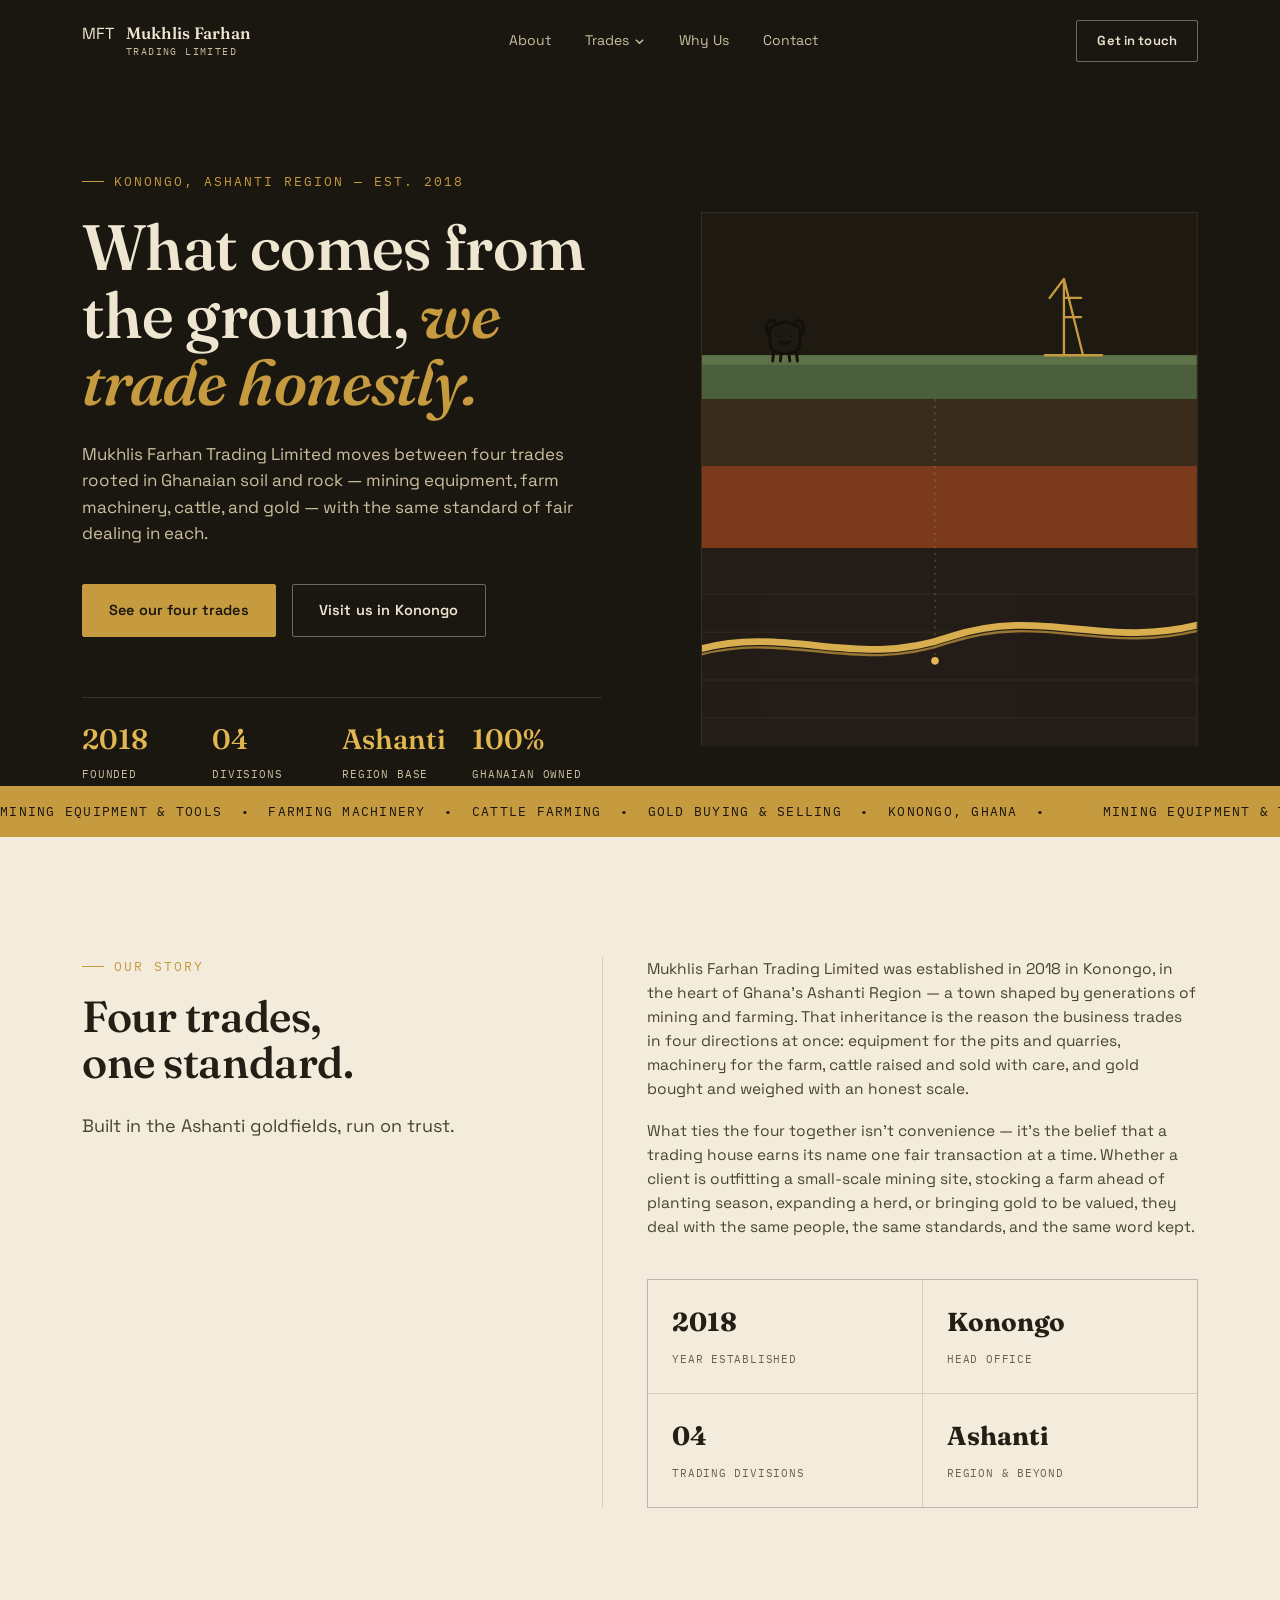
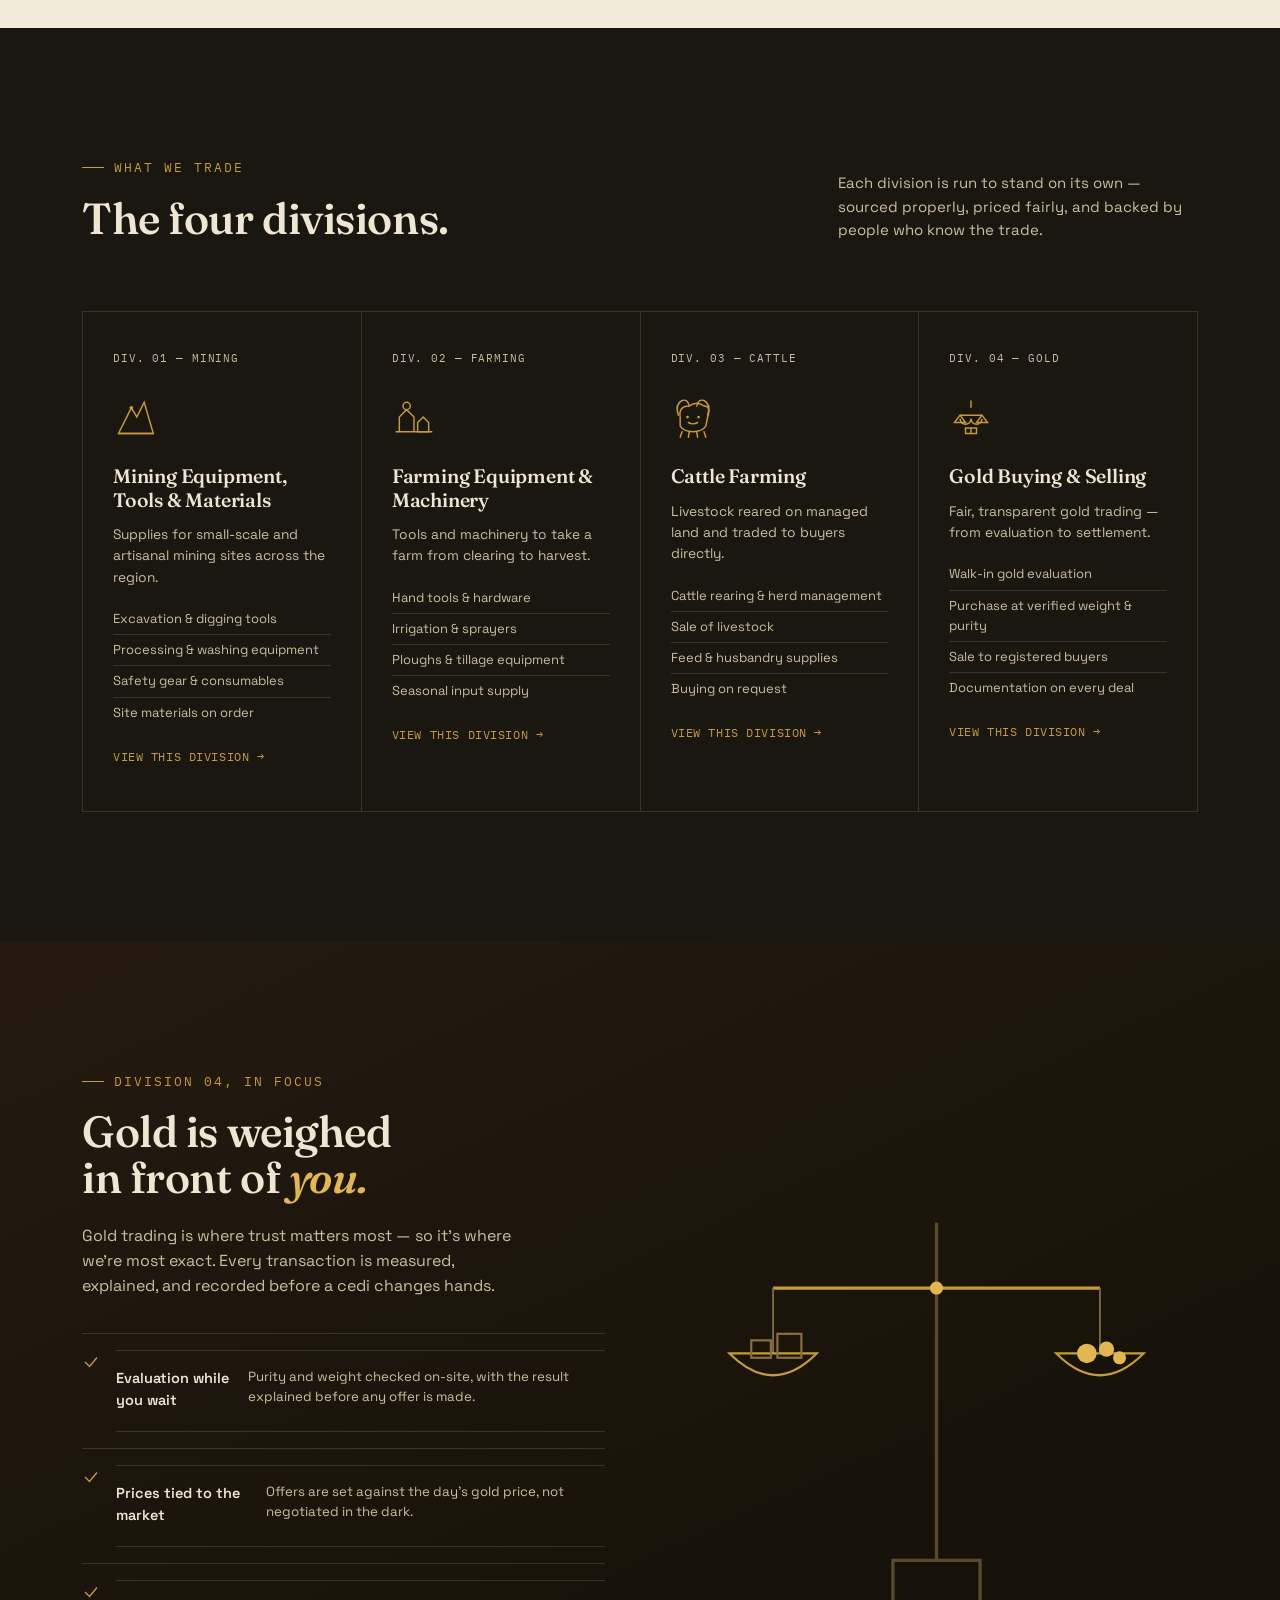
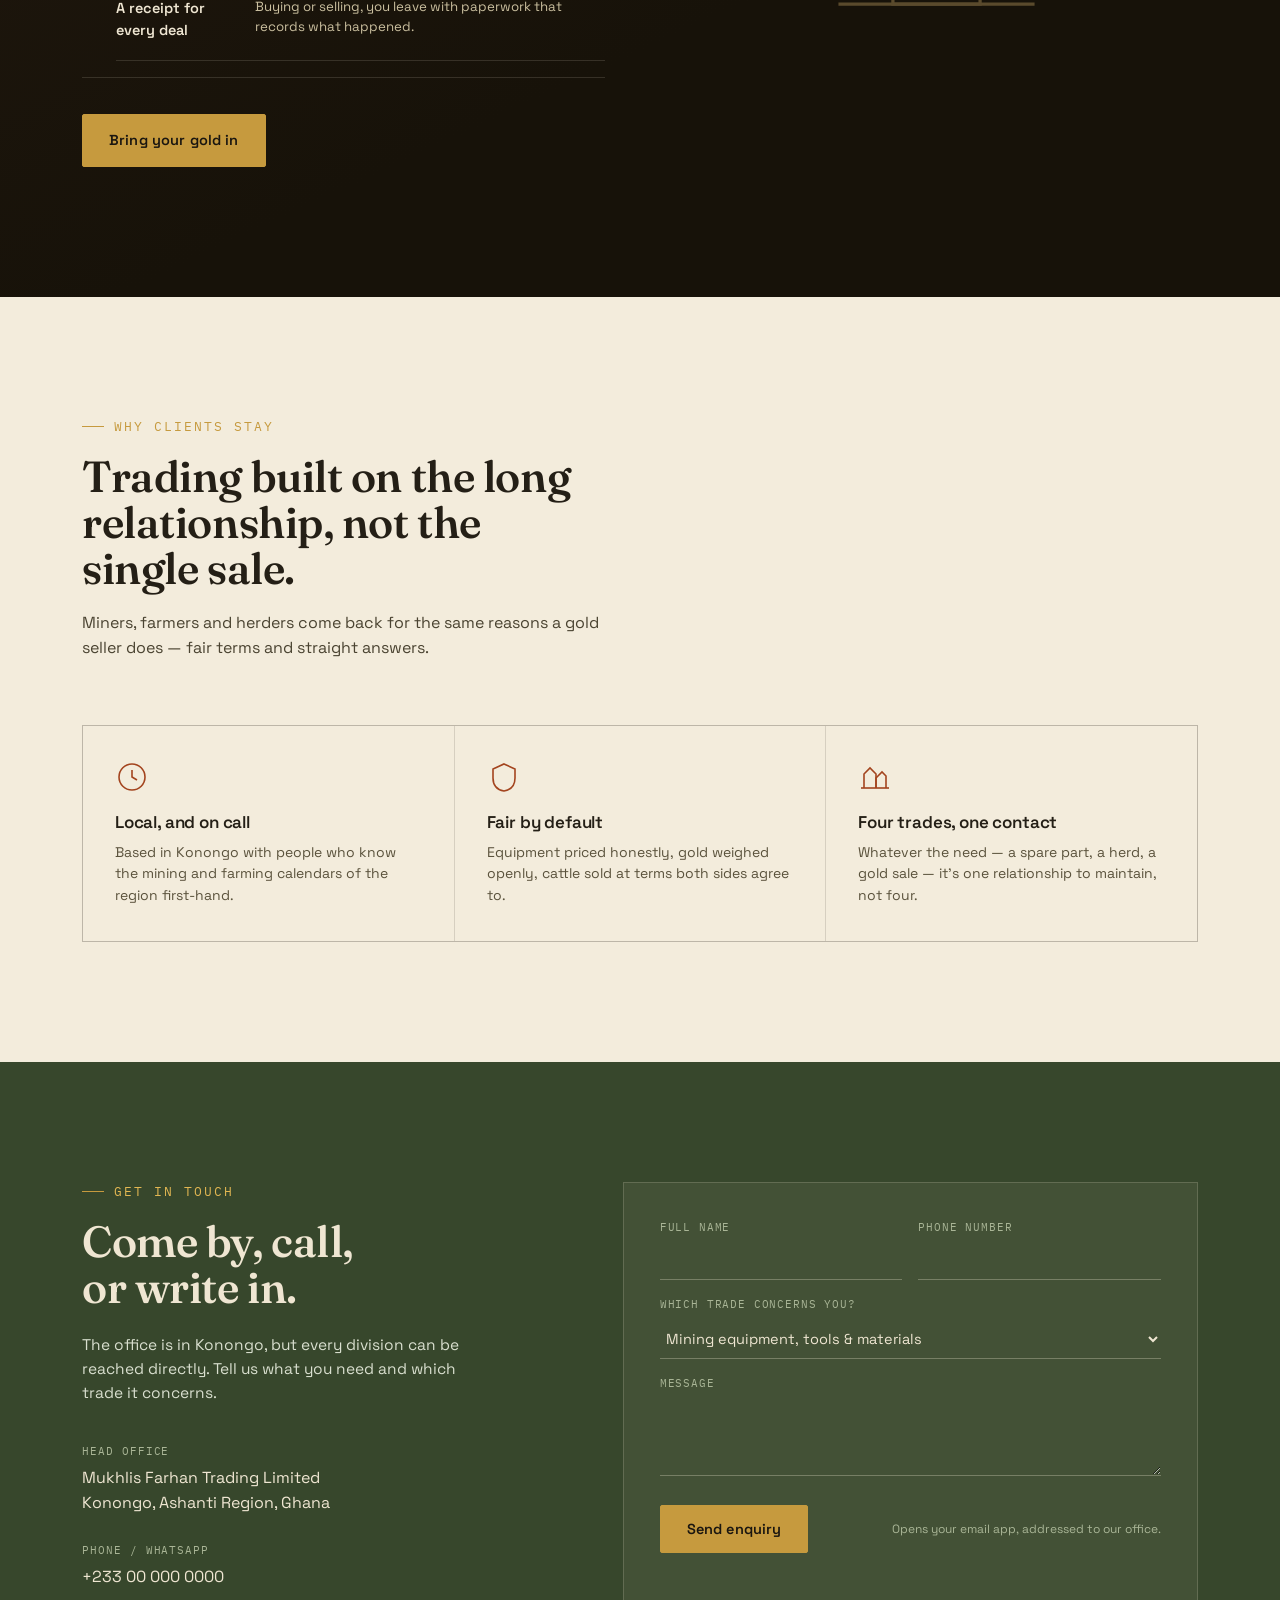
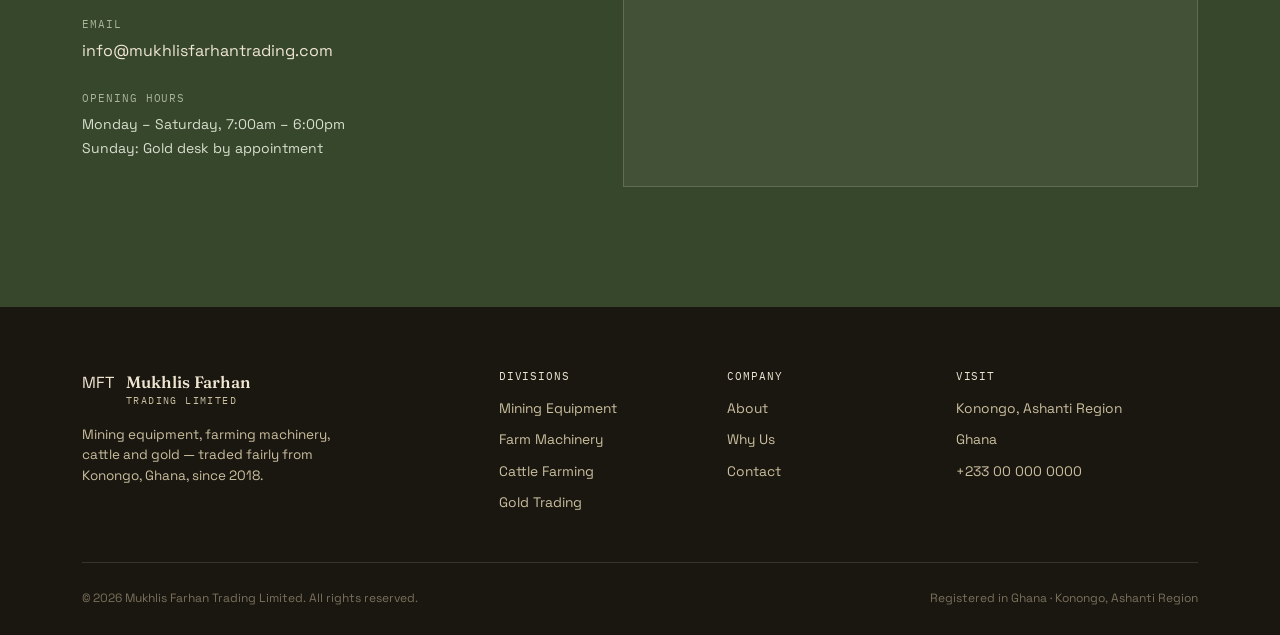
<file: index.html>
<!DOCTYPE html>
<html lang="en">
<head>
<meta charset="UTF-8">
<meta name="viewport" content="width=device-width, initial-scale=1.0">
<title>Mukhlis Farhan Trading Limited — Konongo, Ghana</title>
<meta name="description" content="Mukhlis Farhan Trading Limited: mining equipment, farming machinery, cattle farming and gold trading, based in Konongo, Ashanti Region, Ghana since 2018.">
<link rel="preconnect" href="https://fonts.googleapis.com">
<link rel="preconnect" href="https://fonts.gstatic.com" crossorigin>
<link href="https://fonts.googleapis.com/css2?family=Fraunces:opsz,wght@9..144,300;9..144,450;9..144,560;9..144,650&family=Space+Grotesk:wght@400;500;600;700&family=IBM+Plex+Mono:wght@400;500&display=swap" rel="stylesheet">
<link rel="stylesheet" href="styles.css">
</head>
<body>

<!-- ================= NAV ================= -->
<header class="site" id="siteHeader">
  <div class="wrap">
    <a href="index.html" class="brand">
      <div class="brand-mark">MFT</div>
      <div class="brand-name">Mukhlis Farhan<span>Trading Limited</span></div>
    </a>
    <nav class="links">
      <a href="about.html">About</a>
      <div class="nav-item">
        <a href="#services">Trades <svg viewBox="0 0 12 12" fill="none" stroke="currentColor" stroke-width="1.6"><path d="M2 4l4 4 4-4"/></svg></a>
        <div class="dropdown">
          <div class="dropdown-inner">
            <a href="mining-equipment.html">Mining Equipment</a>
            <a href="farm-machinery.html">Farm Machinery</a>
            <a href="cattle-farming.html">Cattle Farming</a>
            <a href="gold-trading.html">Gold Trading</a>
          </div>
        </div>
      </div>
      <a href="#why">Why Us</a>
      <a href="contact.html">Contact</a>
    </nav>
    <div class="cta">
      <a href="contact.html" class="btn btn-ghost" style="padding:10px 20px;font-size:13px;">Get in touch</a>
      <button class="menu-btn" id="menuBtn" aria-label="Toggle menu">
        <svg width="22" height="22" viewBox="0 0 24 24" fill="none" stroke="currentColor" stroke-width="1.6"><path d="M3 6h18M3 12h18M3 18h18"/></svg>
      </button>
    </div>
  </div>
  <div id="mobileMenu" style="display:none;background:var(--charcoal);border-top:1px solid var(--line);">
    <div class="wrap" style="display:flex;flex-direction:column;gap:0;padding-top:6px;padding-bottom:18px;">
      <a href="about.html" style="padding:12px 0;color:var(--cream);border-bottom:1px solid var(--line);">About</a>
      <a href="mining-equipment.html" style="padding:12px 0;color:var(--cream);border-bottom:1px solid var(--line);">Mining Equipment</a>
      <a href="farm-machinery.html" style="padding:12px 0;color:var(--cream);border-bottom:1px solid var(--line);">Farm Machinery</a>
      <a href="cattle-farming.html" style="padding:12px 0;color:var(--cream);border-bottom:1px solid var(--line);">Cattle Farming</a>
      <a href="gold-trading.html" style="padding:12px 0;color:var(--cream);border-bottom:1px solid var(--line);">Gold Trading</a>
      <a href="#why" style="padding:12px 0;color:var(--cream);border-bottom:1px solid var(--line);">Why Us</a>
      <a href="contact.html" style="padding:12px 0;color:var(--cream);">Contact</a>
    </div>
  </div>
</header>

<!-- ================= HERO ================= -->
<section class="hero" id="top">
  <div class="wrap">
    <div>
      <div class="eyebrow">Konongo, Ashanti Region — Est. 2018</div>
      <h1>What comes from<br>the ground, <em>we trade&nbsp;honestly.</em></h1>
      <p class="hero-sub">Mukhlis Farhan Trading Limited moves between four trades rooted in Ghanaian soil and rock — mining equipment, farm machinery, cattle, and gold — with the same standard of fair dealing in each.</p>
      <div class="hero-cta">
        <a href="#services" class="btn btn-solid">See our four trades</a>
        <a href="#contact" class="btn btn-ghost">Visit us in Konongo</a>
      </div>
      <div class="hero-stats">
        <div><b>2018</b><span>Founded</span></div>
        <div><b>04</b><span>Divisions</span></div>
        <div><b>Ashanti</b><span>Region Base</span></div>
        <div><b>100%</b><span>Ghanaian owned</span></div>
      </div>
    </div>
    <div class="strata-wrap">
      <!-- Signature graphic: cross-section of earth linking farming, mining and a gold seam -->
      <svg viewBox="0 0 520 560" xmlns="http://www.w3.org/2000/svg" role="img" aria-label="Cross-section illustration of earth layers showing topsoil, laterite, rock and a gold seam">
        <defs>
          <clipPath id="frame"><rect x="0" y="0" width="520" height="560" rx="2"/></clipPath>
        </defs>
        <g clip-path="url(#frame)">
          <rect width="520" height="560" fill="#161009"/>
          <!-- sky -->
          <rect x="0" y="0" width="520" height="150" fill="#1e1a12"/>
          <!-- topsoil / grass -->
          <rect x="0" y="150" width="520" height="46" fill="#4c5f3c"/>
          <rect x="0" y="150" width="520" height="10" fill="#5d7248"/>
          <!-- soil -->
          <rect x="0" y="196" width="520" height="70" fill="#3a2c1c"/>
          <!-- laterite red band -->
          <rect x="0" y="266" width="520" height="86" fill="#7c3a1c"/>
          <!-- rock -->
          <rect x="0" y="352" width="520" height="208" fill="#241d17"/>
          <!-- rock texture lines -->
          <g stroke="#332a20" stroke-width="1.5" opacity="0.7">
            <path d="M0 400 h520"/>
            <path d="M0 440 h520"/>
            <path d="M0 490 h520"/>
            <path d="M0 530 h520"/>
          </g>
          <!-- gold seam -->
          <path d="M-10 460 C 90 430, 160 480, 260 445 C 360 412, 420 460, 530 430" stroke="#e2b752" stroke-width="7" fill="none" opacity="0.95"/>
          <path d="M-10 466 C 90 436, 160 486, 260 451 C 360 418, 420 466, 530 436" stroke="#c69a3e" stroke-width="2.5" fill="none" opacity="0.7"/>
          <!-- cow silhouette on surface -->
          <g transform="translate(66,108)" fill="none" stroke="#141009" stroke-width="3" stroke-linecap="round" stroke-linejoin="round">
            <path d="M4 20 Q0 10 6 6 Q11 4 13 10"/>
            <path d="M40 20 Q44 10 38 6 Q33 4 31 10"/>
            <path d="M6 22 Q4 12 13 10 Q22 5 31 10 Q40 12 38 22 L37 34 Q34 40 22 40 Q10 40 7 34 Z"/>
            <circle cx="16" cy="22" r="1.4" fill="#141009" stroke="none"/>
            <circle cx="28" cy="22" r="1.4" fill="#141009" stroke="none"/>
            <path d="M17 28 q5 3 10 0"/>
            <line x1="10" y1="40" x2="9" y2="48"/>
            <line x1="34" y1="40" x2="35" y2="48"/>
            <line x1="18" y1="40" x2="17" y2="48"/>
            <line x1="26" y1="40" x2="27" y2="48"/>
          </g>
          <!-- drilling rig silhouette -->
          <g transform="translate(360,60)" stroke="#c69a3e" stroke-width="2.4" fill="none" stroke-linecap="round">
            <path d="M20 90 L20 10 L40 90"/>
            <path d="M0 90 L60 90"/>
            <path d="M20 10 L5 30"/>
            <path d="M20 30 L38 30"/>
            <path d="M20 50 L38 50"/>
          </g>
          <!-- vertical shaft line -->
          <line x1="245" y1="196" x2="245" y2="470" stroke="#c69a3e" stroke-width="1" stroke-dasharray="2 5" opacity="0.55"/>
          <circle cx="245" cy="470" r="4" fill="#e2b752"/>
        </g>
        <rect x="0.5" y="0.5" width="519" height="559" fill="none" stroke="#3a2f22" stroke-width="1"/>
      </svg>
    </div>
  </div>
</section>

<!-- ================= MARQUEE ================= -->
<div class="strip">
  <div class="strip-track">
    <span>MINING EQUIPMENT &amp; TOOLS &nbsp;•&nbsp; FARMING MACHINERY &nbsp;•&nbsp; CATTLE FARMING &nbsp;•&nbsp; GOLD BUYING &amp; SELLING &nbsp;•&nbsp; KONONGO, GHANA &nbsp;•&nbsp;</span>
    <span>MINING EQUIPMENT &amp; TOOLS &nbsp;•&nbsp; FARMING MACHINERY &nbsp;•&nbsp; CATTLE FARMING &nbsp;•&nbsp; GOLD BUYING &amp; SELLING &nbsp;•&nbsp; KONONGO, GHANA &nbsp;•&nbsp;</span>
  </div>
</div>

<!-- ================= ABOUT ================= -->
<section class="about" id="about">
  <div class="wrap">
    <div class="reveal">
      <div class="eyebrow">Our story</div>
      <h2>Four trades,<br>one standard.</h2>
      <p class="about-lead">Built in the Ashanti goldfields, run on trust.</p>
    </div>
    <div class="about-body reveal">
      <p>Mukhlis Farhan Trading Limited was established in 2018 in Konongo, in the heart of Ghana's Ashanti Region — a town shaped by generations of mining and farming. That inheritance is the reason the business trades in four directions at once: equipment for the pits and quarries, machinery for the farm, cattle raised and sold with care, and gold bought and weighed with an honest scale.</p>
      <p>What ties the four together isn't convenience — it's the belief that a trading house earns its name one fair transaction at a time. Whether a client is outfitting a small-scale mining site, stocking a farm ahead of planting season, expanding a herd, or bringing gold to be valued, they deal with the same people, the same standards, and the same word kept.</p>
      <div class="about-figures">
        <div><b>2018</b><span>Year established</span></div>
        <div><b>Konongo</b><span>Head office</span></div>
        <div><b>04</b><span>Trading divisions</span></div>
        <div><b>Ashanti</b><span>Region &amp; beyond</span></div>
      </div>
    </div>
  </div>
</section>

<!-- ================= SERVICES / DIVISIONS ================= -->
<section class="services" id="services">
  <div class="wrap">
    <div class="services-head reveal">
      <div>
        <div class="eyebrow">What we trade</div>
        <h2>The four divisions.</h2>
      </div>
      <p>Each division is run to stand on its own — sourced properly, priced fairly, and backed by people who know the trade.</p>
    </div>
    <div class="divisions reveal">

      <div class="division">
        <div class="code">DIV. 01 — MINING</div>
        <div class="icon">
          <svg viewBox="0 0 48 48" fill="none" stroke="currentColor" stroke-width="1.6"><path d="M6 42 L20 14 L26 24 L34 8 L44 42 Z"/><path d="M6 42 L44 42"/><circle cx="20" cy="14" r="2" fill="currentColor" stroke="none"/></svg>
        </div>
        <h3>Mining Equipment, Tools &amp; Materials</h3>
        <p>Supplies for small-scale and artisanal mining sites across the region.</p>
        <ul>
          <li>Excavation &amp; digging tools</li>
          <li>Processing &amp; washing equipment</li>
          <li>Safety gear &amp; consumables</li>
          <li>Site materials on order</li>
        </ul>
        <a href="mining-equipment.html" class="division-link">View this division →</a>
      </div>

      <div class="division">
        <div class="code">DIV. 02 — FARMING</div>
        <div class="icon">
          <svg viewBox="0 0 48 48" fill="none" stroke="currentColor" stroke-width="1.6"><path d="M8 40 L8 24 L16 16 L24 24 L24 40"/><circle cx="16" cy="12" r="4"/><path d="M28 40 L40 40 L40 30 L34 24 L28 30 Z"/><path d="M4 40 L44 40"/></svg>
        </div>
        <h3>Farming Equipment &amp; Machinery</h3>
        <p>Tools and machinery to take a farm from clearing to harvest.</p>
        <ul>
          <li>Hand tools &amp; hardware</li>
          <li>Irrigation &amp; sprayers</li>
          <li>Ploughs &amp; tillage equipment</li>
          <li>Seasonal input supply</li>
        </ul>
        <a href="farm-machinery.html" class="division-link">View this division →</a>
      </div>

      <div class="division">
        <div class="code">DIV. 03 — CATTLE</div>
        <div class="icon">
          <svg viewBox="0 0 48 48" fill="none" stroke="currentColor" stroke-width="1.6" stroke-linecap="round" stroke-linejoin="round"><path d="M8 22 Q4 10 12 6 Q18 4 20 12"/><path d="M40 22 Q44 10 36 6 Q30 4 28 12"/><path d="M10 24 Q8 12 20 12 Q28 6 36 12 Q44 12 40 24 L38 34 Q34 40 24 40 Q14 40 10 34 Z"/><circle cx="18" cy="24" r="1.5" fill="currentColor" stroke="none"/><circle cx="30" cy="24" r="1.5" fill="currentColor" stroke="none"/><path d="M19 30 q5 3 10 0"/><path d="M12 40 L10 46 M36 40 L38 46 M20 40 L19 46 M28 40 L29 46"/></svg>
        </div>
        <h3>Cattle Farming</h3>
        <p>Livestock reared on managed land and traded to buyers directly.</p>
        <ul>
          <li>Cattle rearing &amp; herd management</li>
          <li>Sale of livestock</li>
          <li>Feed &amp; husbandry supplies</li>
          <li>Buying on request</li>
        </ul>
        <a href="cattle-farming.html" class="division-link">View this division →</a>
      </div>

      <div class="division">
        <div class="code">DIV. 04 — GOLD</div>
        <div class="icon">
          <svg viewBox="0 0 48 48" fill="none" stroke="currentColor" stroke-width="1.6"><path d="M24 6 L24 14 M12 22 L36 22 M24 22 L24 22"/><path d="M12 22 L6 30 L18 30 Z"/><path d="M36 22 L30 30 L42 30 Z"/><path d="M12 26 A6 6 0 0 0 24 26"/><path d="M36 26 A6 6 0 0 1 24 26"/><rect x="18" y="36" width="12" height="6"/><path d="M24 42 L24 36"/></svg>
        </div>
        <h3>Gold Buying &amp; Selling</h3>
        <p>Fair, transparent gold trading — from evaluation to settlement.</p>
        <ul>
          <li>Walk-in gold evaluation</li>
          <li>Purchase at verified weight &amp; purity</li>
          <li>Sale to registered buyers</li>
          <li>Documentation on every deal</li>
        </ul>
        <a href="gold-trading.html" class="division-link">View this division →</a>
      </div>

    </div>
  </div>
</section>

<!-- ================= GOLD SPOTLIGHT ================= -->
<section class="gold-spot" id="gold">
  <div class="wrap">
    <div class="reveal">
      <div class="eyebrow">Division 04, in focus</div>
      <h2>Gold is weighed<br>in front of <em>you.</em></h2>
      <p class="lead">Gold trading is where trust matters most — so it's where we're most exact. Every transaction is measured, explained, and recorded before a cedi changes hands.</p>
      <div class="gold-checks">
        <div>
          <svg viewBox="0 0 24 24" fill="none" stroke="currentColor" stroke-width="1.8"><path d="M4 12 L10 18 L20 6"/></svg>
          <div><b>Evaluation while you wait</b><span>Purity and weight checked on-site, with the result explained before any offer is made.</span></div>
        </div>
        <div>
          <svg viewBox="0 0 24 24" fill="none" stroke="currentColor" stroke-width="1.8"><path d="M4 12 L10 18 L20 6"/></svg>
          <div><b>Prices tied to the market</b><span>Offers are set against the day's gold price, not negotiated in the dark.</span></div>
        </div>
        <div>
          <svg viewBox="0 0 24 24" fill="none" stroke="currentColor" stroke-width="1.8"><path d="M4 12 L10 18 L20 6"/></svg>
          <div><b>A receipt for every deal</b><span>Buying or selling, you leave with paperwork that records what happened.</span></div>
        </div>
      </div>
      <a href="#contact" class="btn btn-solid">Bring your gold in</a>
    </div>
    <div class="scale-graphic reveal">
      <svg viewBox="0 0 480 420" xmlns="http://www.w3.org/2000/svg" role="img" aria-label="Illustration of a balance scale weighing gold">
        <line x1="240" y1="30" x2="240" y2="340" stroke="#5a4a2c" stroke-width="3"/>
        <line x1="90" y1="90" x2="390" y2="90" stroke="#c69a3e" stroke-width="3"/>
        <circle cx="240" cy="90" r="6" fill="#e2b752"/>
        <line x1="90" y1="90" x2="90" y2="150" stroke="#8a6f3f" stroke-width="1.6"/>
        <line x1="390" y1="90" x2="390" y2="150" stroke="#8a6f3f" stroke-width="1.6"/>
        <path d="M50 150 Q90 190 130 150 Z" fill="none" stroke="#c69a3e" stroke-width="2"/>
        <path d="M350 150 Q390 190 430 150 Z" fill="none" stroke="#c69a3e" stroke-width="2"/>
        <!-- gold nuggets on right pan -->
        <g fill="#e2b752">
          <circle cx="378" cy="150" r="9"/>
          <circle cx="396" cy="146" r="7"/>
          <circle cx="408" cy="154" r="6"/>
        </g>
        <!-- weight stones on left pan -->
        <g fill="none" stroke="#8a6f3f" stroke-width="2">
          <rect x="70" y="138" width="18" height="16"/>
          <rect x="94" y="132" width="22" height="22"/>
        </g>
        <path d="M200 340 h80 v40 h-80 Z" fill="none" stroke="#5a4a2c" stroke-width="3"/>
        <line x1="150" y1="380" x2="330" y2="380" stroke="#5a4a2c" stroke-width="3"/>
      </svg>
    </div>
  </div>
</section>

<!-- ================= WHY ================= -->
<section class="why" id="why">
  <div class="wrap">
    <div class="why-head reveal">
      <div class="eyebrow">Why clients stay</div>
      <h2>Trading built on the long relationship, not the single sale.</h2>
      <p>Miners, farmers and herders come back for the same reasons a gold seller does — fair terms and straight answers.</p>
    </div>
    <div class="why-grid reveal">
      <div class="why-item">
        <div class="icon"><svg viewBox="0 0 34 34" fill="none" stroke="currentColor" stroke-width="1.6"><circle cx="17" cy="17" r="13"/><path d="M17 10 v7 l5 3"/></svg></div>
        <h3>Local, and on call</h3>
        <p>Based in Konongo with people who know the mining and farming calendars of the region first-hand.</p>
      </div>
      <div class="why-item">
        <div class="icon"><svg viewBox="0 0 34 34" fill="none" stroke="currentColor" stroke-width="1.6"><path d="M17 4 L28 9 v9 c0 8-5 12-11 13-6-1-11-5-11-13V9 Z"/></svg></div>
        <h3>Fair by default</h3>
        <p>Equipment priced honestly, gold weighed openly, cattle sold at terms both sides agree to.</p>
      </div>
      <div class="why-item">
        <div class="icon"><svg viewBox="0 0 34 34" fill="none" stroke="currentColor" stroke-width="1.6"><path d="M6 28 L6 14 L12 8 L18 14 L18 28"/><path d="M18 28 L18 18 L24 12 L28 16 L28 28"/><path d="M3 28 L31 28"/></svg></div>
        <h3>Four trades, one contact</h3>
        <p>Whatever the need — a spare part, a herd, a gold sale — it's one relationship to maintain, not four.</p>
      </div>
    </div>
  </div>
</section>

<!-- ================= CONTACT ================= -->
<section class="contact" id="contact">
  <div class="wrap">
    <div class="reveal">
      <div class="eyebrow" style="color:var(--gold-bright);">Get in touch</div>
      <h2>Come by, call,<br>or write in.</h2>
      <p class="lead">The office is in Konongo, but every division can be reached directly. Tell us what you need and which trade it concerns.</p>

      <div class="contact-block">
        <span class="label">Head office</span>
        <p>Mukhlis Farhan Trading Limited<br>Konongo, Ashanti Region, Ghana</p>
      </div>
      <div class="contact-block">
        <span class="label">Phone / WhatsApp</span>
        <a href="tel:+233000000000">+233 00 000 0000</a>
      </div>
      <div class="contact-block">
        <span class="label">Email</span>
        <a href="mailto:info@mukhlisfarhantrading.com">info@mukhlisfarhantrading.com</a>
      </div>
      <div class="contact-block hours">
        <span class="label">Opening hours</span>
        <p>Monday – Saturday, 7:00am – 6:00pm<br>Sunday: Gold desk by appointment</p>
      </div>
    </div>

    <form class="enquire reveal" id="enquireForm">
      <div class="row">
        <div>
          <label for="fname">Full name</label>
          <input id="fname" name="fname" type="text" required>
        </div>
        <div>
          <label for="fphone">Phone number</label>
          <input id="fphone" name="fphone" type="tel" required>
        </div>
      </div>
      <div class="full">
        <label for="fdiv">Which trade concerns you?</label>
        <select id="fdiv" name="fdiv">
          <option>Mining equipment, tools &amp; materials</option>
          <option>Farming equipment &amp; machinery</option>
          <option>Cattle farming</option>
          <option>Gold buying / selling</option>
          <option>Something else</option>
        </select>
      </div>
      <div class="full">
        <label for="fmsg">Message</label>
        <textarea id="fmsg" name="fmsg" required></textarea>
      </div>
      <div class="submit-row">
        <button type="submit" class="btn btn-solid">Send enquiry</button>
        <span class="form-note">Opens your email app, addressed to our office.</span>
      </div>
    </form>
  </div>
</section>

<!-- ================= FOOTER ================= -->
<footer>
  <div class="wrap">
    <div class="top">
      <div>
        <div class="brand" style="margin-bottom:0;">
          <div class="brand-mark">MFT</div>
          <div class="brand-name">Mukhlis Farhan<span style="color:var(--cream-dim);">Trading Limited</span></div>
        </div>
        <p class="tagline">Mining equipment, farming machinery, cattle and gold — traded fairly from Konongo, Ghana, since 2018.</p>
      </div>
      <div>
        <h4>Divisions</h4>
        <ul>
          <li><a href="mining-equipment.html">Mining Equipment</a></li>
          <li><a href="farm-machinery.html">Farm Machinery</a></li>
          <li><a href="cattle-farming.html">Cattle Farming</a></li>
          <li><a href="gold-trading.html">Gold Trading</a></li>
        </ul>
      </div>
      <div>
        <h4>Company</h4>
        <ul>
          <li><a href="about.html">About</a></li>
          <li><a href="#why">Why Us</a></li>
          <li><a href="contact.html">Contact</a></li>
        </ul>
      </div>
      <div>
        <h4>Visit</h4>
        <ul>
          <li>Konongo, Ashanti Region</li>
          <li>Ghana</li>
          <li><a href="tel:+233000000000">+233 00 000 0000</a></li>
        </ul>
      </div>
    </div>
    <div class="bottom-row">
      <span>© <span id="year"></span> Mukhlis Farhan Trading Limited. All rights reserved.</span>
      <span>Registered in Ghana · Konongo, Ashanti Region</span>
    </div>
  </div>
</footer>

<script src="main.js"></script>
</body>
</html>
</file>
<file: styles.css>
:root {
    --charcoal: #1a1610;
    --charcoal-2: #211c14;
    --parchment: #f3ecdc;
    --parchment-2: #ece2cb;
    --gold: #c69a3e;
    --gold-bright: #e2b752;
    --rust: #a3441e;
    --forest: #37472c;
    --forest-light: #4c5f3c;
    --ink: #241f16;
    --cream: #efe6d2;
    --cream-dim: #cabf9f;
    --line: rgba(239, 230, 210, 0.14);
    --line-dark: rgba(36, 31, 22, 0.14);
    --radius: 2px;
    --maxw: 1180px;
  }

  * {
    box-sizing: border-box;
  }

  html {
    scroll-behavior: smooth;
  }

  body {
    margin: 0;
    background: var(--parchment);
    color: var(--ink);
    font-family: 'Space Grotesk', sans-serif;
    font-size: 16px;
    line-height: 1.55;
    -webkit-font-smoothing: antialiased;
  }

  h1,
  h2,
  h3,
  h4 {
    font-family: 'Fraunces', serif;
    font-weight: 560;
    line-height: 1.05;
    margin: 0;
    letter-spacing: -0.01em;
  }

  p {
    margin: 0;
  }

  a {
    color: inherit;
    text-decoration: none;
  }

  img,
  svg {
    display: block;
    max-width: 100%;
  }

  .wrap {
    max-width: var(--maxw);
    margin: 0 auto;
    padding: 0 32px;
  }

  .eyebrow {
    font-family: 'IBM Plex Mono', monospace;
    font-size: 12.5px;
    letter-spacing: 0.16em;
    text-transform: uppercase;
    display: flex;
    align-items: center;
    gap: 10px;
    color: var(--gold);
  }

  .eyebrow::before {
    content: "";
    width: 22px;
    height: 1px;
    background: var(--gold);
  }

  .btn {
    display: inline-flex;
    align-items: center;
    gap: 10px;
    padding: 14px 26px;
    font-family: 'Space Grotesk', sans-serif;
    font-weight: 600;
    font-size: 14.5px;
    letter-spacing: 0.01em;
    border: 1px solid currentColor;
    border-radius: var(--radius);
    cursor: pointer;
    transition: transform .25s ease, background .25s ease, color .25s ease;
  }

  .btn-solid {
    background: var(--gold);
    border-color: var(--gold);
    color: var(--charcoal);
  }

  .btn-solid:hover {
    background: var(--gold-bright);
    border-color: var(--gold-bright);
    transform: translateY(-2px);
  }

  .btn-ghost {
    background: transparent;
    color: var(--cream);
    border-color: rgba(239, 230, 210, 0.4);
  }

  .btn-ghost:hover {
    border-color: var(--cream);
    transform: translateY(-2px);
  }

  .btn-ghost-dark {
    background: transparent;
    color: var(--ink);
    border-color: rgba(36, 31, 22, 0.35);
  }

  .btn-ghost-dark:hover {
    border-color: var(--ink);
    transform: translateY(-2px);
  }

  section {
    position: relative;
  }

  ::selection {
    background: var(--gold);
    color: var(--charcoal);
  }

  /* reveal */
  .reveal {
    opacity: 0;
    transform: translateY(18px);
    transition: opacity .7s ease, transform .7s ease;
  }

  .reveal.in {
    opacity: 1;
    transform: translateY(0);
  }

  /* ---------- NAV ---------- */
  header.site {
    position: fixed;
    top: 0;
    left: 0;
    right: 0;
    z-index: 100;
    padding: 20px 0;
    transition: padding .35s ease, background .35s ease, border-color .35s ease;
    border-bottom: 1px solid transparent;
  }

  header.site.scrolled {
    padding: 12px 0;
    background: rgba(26, 22, 16, 0.92);
    backdrop-filter: blur(8px);
    border-bottom: 1px solid var(--line);
  }

  header .wrap {
    display: flex;
    align-items: center;
    justify-content: space-between;
  }

  .brand {
    display: flex;
    align-items: center;
    gap: 12px;
    color: var(--cream);
  }

  .brand-mark {
    height: 38px;
    width: auto;
    object-fit: contain;
    flex: none;
  }

  .brand-name {
    font-family: 'Fraunces', serif;
    font-size: 16.5px;
    font-weight: 560;
    line-height: 1.15;
  }

  .brand-name span {
    display: block;
    font-family: 'IBM Plex Mono', monospace;
    font-size: 10px;
    letter-spacing: 0.14em;
    color: var(--cream-dim);
    font-weight: 400;
    margin-top: 3px;
    text-transform: uppercase;
  }

  nav.links {
    display: flex;
    gap: 34px;
    font-size: 14px;
    color: var(--cream-dim);
  }

  nav.links a {
    transition: color .2s ease;
    position: relative;
  }

  nav.links a:hover {
    color: var(--cream);
  }

  header .cta {
    display: flex;
    align-items: center;
    gap: 18px;
  }

  .menu-btn {
    display: none;
    background: none;
    border: none;
    color: var(--cream);
    cursor: pointer;
    padding: 6px;
  }

  /* ---------- HERO ---------- */
  .hero {
    background: var(--charcoal);
    color: var(--cream);
    padding: 172px 0 0;
    overflow: hidden;
  }

  .hero .wrap {
    display: grid;
    grid-template-columns: 1.05fr 0.9fr;
    gap: 40px;
    align-items: center;
  }

  .hero h1 {
    font-size: clamp(2.6rem, 5vw, 4.4rem);
    color: var(--cream);
    margin: 22px 0 26px;
  }

  .hero h1 em {
    font-style: italic;
    color: var(--gold);
  }

  .hero-sub {
    font-size: 17px;
    color: var(--cream-dim);
    max-width: 46ch;
    margin-bottom: 38px;
  }

  .hero-cta {
    display: flex;
    gap: 16px;
    flex-wrap: wrap;
    margin-bottom: 60px;
  }

  .hero-stats {
    display: flex;
    gap: 0;
    border-top: 1px solid var(--line);
    max-width: 520px;
  }

  .hero-stats div {
    flex: 1;
    padding: 20px 20px 0 0;
  }

  .hero-stats b {
    display: block;
    font-family: 'Fraunces', serif;
    font-size: 28px;
    color: var(--gold-bright);
    font-weight: 560;
  }

  .hero-stats span {
    font-family: 'IBM Plex Mono', monospace;
    font-size: 10.5px;
    letter-spacing: 0.08em;
    text-transform: uppercase;
    color: var(--cream-dim);
  }

  .strata-wrap {
    position: relative;
  }

  .strata-wrap svg {
    width: 100%;
    height: auto;
  }

  /* ---------- MARQUEE STRIP ---------- */
  .strip {
    background: var(--gold);
    color: var(--charcoal);
    padding: 13px 0;
    overflow: hidden;
    white-space: nowrap;
  }

  .strip-track {
    display: inline-flex;
    gap: 48px;
    font-family: 'IBM Plex Mono', monospace;
    font-size: 12.5px;
    letter-spacing: 0.1em;
    text-transform: uppercase;
    animation: scroll-left 28s linear infinite;
  }

  .strip-track span {
    display: flex;
    align-items: center;
    gap: 48px;
  }

  @keyframes scroll-left {
    from {
      transform: translateX(0);
    }

    to {
      transform: translateX(-50%);
    }
  }

  /* ---------- ABOUT ---------- */
  .about {
    padding: 120px 0;
    background: var(--parchment);
  }

  .about .wrap {
    display: grid;
    grid-template-columns: 0.85fr 1.15fr;
    gap: 80px;
    align-items: start;
  }

  .about h2 {
    font-size: clamp(2rem, 3.4vw, 2.9rem);
    margin: 18px 0 26px;
  }

  .about-lead {
    font-size: 18px;
    color: #4a4331;
    max-width: 38ch;
  }

  .about-body p {
    color: #4a4331;
    font-size: 15.5px;
    margin-bottom: 18px;
  }

  .about-body {
    border-left: 1px solid var(--line-dark);
    padding-left: 44px;
  }

  .about-figures {
    display: grid;
    grid-template-columns: 1fr 1fr;
    gap: 1px;
    background: var(--line-dark);
    margin-top: 40px;
    border: 1px solid var(--line-dark);
  }

  .about-figures div {
    background: var(--parchment);
    padding: 22px 24px;
  }

  .about-figures b {
    display: block;
    font-family: 'Fraunces', serif;
    font-size: 26px;
    margin-bottom: 4px;
  }

  .about-figures span {
    font-family: 'IBM Plex Mono', monospace;
    font-size: 11px;
    text-transform: uppercase;
    letter-spacing: 0.07em;
    color: #6b6248;
  }

  /* ---------- SERVICES ---------- */
  .services {
    background: var(--charcoal);
    color: var(--cream);
    padding: 130px 0;
  }

  .services-head {
    display: flex;
    justify-content: space-between;
    align-items: flex-end;
    gap: 40px;
    margin-bottom: 70px;
    flex-wrap: wrap;
  }

  .services-head h2 {
    font-size: clamp(2rem, 3.4vw, 2.9rem);
    color: var(--cream);
    max-width: 14ch;
    margin-top: 18px;
  }

  .services-head p {
    max-width: 36ch;
    color: var(--cream-dim);
    font-size: 15px;
  }

  .divisions {
    display: grid;
    grid-template-columns: repeat(4, 1fr);
    border-top: 1px solid var(--line);
    border-left: 1px solid var(--line);
  }

  .division {
    border-right: 1px solid var(--line);
    border-bottom: 1px solid var(--line);
    padding: 38px 30px 42px;
    position: relative;
    transition: background .3s ease;
  }

  .division:hover {
    background: rgba(198, 154, 62, 0.06);
  }

  .division .code {
    font-family: 'IBM Plex Mono', monospace;
    font-size: 11px;
    color: var(--cream-dim);
    letter-spacing: 0.08em;
  }

  .division .icon {
    width: 44px;
    height: 44px;
    margin: 28px 0 26px;
    color: var(--gold);
  }

  .division h3 {
    font-size: 19.5px;
    color: var(--cream);
    font-weight: 560;
    margin-bottom: 12px;
    line-height: 1.2;
  }

  .division p {
    font-size: 13.8px;
    color: var(--cream-dim);
    margin-bottom: 0;
  }

  .division ul {
    margin: 16px 0 0;
    padding: 0;
    list-style: none;
    font-size: 13px;
    color: var(--cream-dim);
  }

  .division ul li {
    padding: 5px 0;
    border-top: 1px solid var(--line);
  }

  .division ul li:first-child {
    border-top: none;
  }

  .division-link {
    display: inline-flex;
    align-items: center;
    gap: 6px;
    margin-top: 20px;
    font-family: 'IBM Plex Mono', monospace;
    font-size: 11.5px;
    letter-spacing: 0.05em;
    text-transform: uppercase;
    color: var(--gold);
    border-bottom: 1px solid transparent;
    transition: border-color .2s ease, gap .2s ease;
  }

  .division-link:hover {
    border-color: var(--gold);
    gap: 9px;
  }

  /* ---------- GOLD SPOTLIGHT ---------- */
  .gold-spot {
    background: linear-gradient(155deg, #241a10, #171209 65%);
    color: var(--cream);
    padding: 130px 0;
    position: relative;
  }

  .gold-spot .wrap {
    display: grid;
    grid-template-columns: 1fr 1fr;
    gap: 70px;
    align-items: center;
  }

  .gold-spot h2 {
    font-size: clamp(2rem, 3.4vw, 2.9rem);
    color: var(--cream);
    margin: 18px 0 24px;
  }

  .gold-spot h2 em {
    color: var(--gold-bright);
    font-style: italic;
  }

  .gold-spot p.lead {
    color: var(--cream-dim);
    font-size: 16px;
    max-width: 44ch;
    margin-bottom: 34px;
  }

  .gold-checks {
    display: flex;
    flex-direction: column;
    gap: 0;
    margin-bottom: 36px;
  }

  .gold-checks div {
    display: flex;
    gap: 16px;
    padding: 16px 0;
    border-top: 1px solid var(--line);
  }

  .gold-checks div:last-child {
    border-bottom: 1px solid var(--line);
  }

  .gold-checks svg {
    flex: none;
    width: 18px;
    height: 18px;
    color: var(--gold);
    margin-top: 3px;
  }

  .gold-checks b {
    display: block;
    font-size: 14.5px;
    color: var(--cream);
    margin-bottom: 3px;
    font-weight: 600;
  }

  .gold-checks span {
    font-size: 13.3px;
    color: var(--cream-dim);
  }

  .scale-graphic {
    position: relative;
  }

  /* ---------- WHY ---------- */
  .why {
    padding: 120px 0;
    background: var(--parchment);
  }

  .why-head {
    max-width: 52ch;
    margin-bottom: 64px;
  }

  .why-head h2 {
    font-size: clamp(2rem, 3.4vw, 2.9rem);
    margin: 18px 0 20px;
  }

  .why-head p {
    color: #4a4331;
    font-size: 16px;
  }

  .why-grid {
    display: grid;
    grid-template-columns: repeat(3, 1fr);
    gap: 1px;
    background: var(--line-dark);
    border: 1px solid var(--line-dark);
  }

  .why-item {
    background: var(--parchment);
    padding: 34px 32px;
  }

  .why-item .icon {
    width: 34px;
    height: 34px;
    color: var(--rust);
    margin-bottom: 20px;
  }

  .why-item h3 {
    font-size: 17px;
    font-weight: 600;
    font-family: 'Space Grotesk', sans-serif;
    margin-bottom: 10px;
  }

  .why-item p {
    font-size: 14px;
    color: #5a523c;
  }

  /* ---------- CONTACT ---------- */
  .contact {
    background: var(--forest);
    color: var(--cream);
    padding: 120px 0;
    position: relative;
    overflow: hidden;
  }

  .contact .wrap {
    display: grid;
    grid-template-columns: 0.9fr 1.1fr;
    gap: 70px;
    position: relative;
    z-index: 2;
  }

  .contact h2 {
    font-size: clamp(2rem, 3.4vw, 2.9rem);
    color: var(--cream);
    margin: 18px 0 22px;
  }

  .contact p.lead {
    color: #d9dfcf;
    font-size: 15.5px;
    max-width: 40ch;
    margin-bottom: 38px;
  }

  .contact-block {
    margin-bottom: 26px;
  }

  .contact-block span.label {
    display: block;
    font-family: 'IBM Plex Mono', monospace;
    font-size: 10.5px;
    text-transform: uppercase;
    letter-spacing: 0.09em;
    color: #a9b596;
    margin-bottom: 7px;
  }

  .contact-block a,
  .contact-block p {
    font-size: 16px;
    color: var(--cream);
  }

  .contact-block.hours p {
    font-size: 14px;
    color: #d9dfcf;
    line-height: 1.7;
  }

  form.enquire {
    background: rgba(243, 236, 220, 0.06);
    border: 1px solid rgba(239, 230, 210, 0.18);
    padding: 36px;
  }

  form.enquire .row {
    display: grid;
    grid-template-columns: 1fr 1fr;
    gap: 16px;
    margin-bottom: 16px;
  }

  form.enquire label {
    font-family: 'IBM Plex Mono', monospace;
    font-size: 10.5px;
    text-transform: uppercase;
    letter-spacing: 0.08em;
    color: #a9b596;
    display: block;
    margin-bottom: 8px;
  }

  form.enquire input,
  form.enquire select,
  form.enquire textarea {
    width: 100%;
    background: transparent;
    border: none;
    border-bottom: 1px solid rgba(239, 230, 210, 0.3);
    color: var(--cream);
    font-family: 'Space Grotesk', sans-serif;
    font-size: 14.5px;
    padding: 9px 2px;
    outline: none;
    transition: border-color .2s ease;
  }

  form.enquire input:focus,
  form.enquire select:focus,
  form.enquire textarea:focus {
    border-color: var(--gold-bright);
  }

  form.enquire select option {
    color: #111;
  }

  form.enquire .full {
    margin-bottom: 16px;
  }

  form.enquire textarea {
    resize: vertical;
    min-height: 76px;
  }

  form.enquire .submit-row {
    display: flex;
    justify-content: space-between;
    align-items: center;
    margin-top: 22px;
    gap: 14px;
    flex-wrap: wrap;
  }

  form.enquire .btn-solid {
    border: 1px solid var(--gold);
  }

  .form-note {
    font-size: 12px;
    color: #a9b596;
  }

  /* ---------- FOOTER ---------- */
  footer {
    background: var(--charcoal);
    color: var(--cream-dim);
    padding: 64px 0 28px;
  }

  footer .top {
    display: grid;
    grid-template-columns: 1.4fr 0.7fr 0.7fr 0.9fr;
    gap: 40px;
    padding-bottom: 48px;
    border-bottom: 1px solid var(--line);
    margin-bottom: 26px;
  }

  footer .brand-name {
    color: var(--cream);
  }

  footer .tagline {
    font-size: 13.5px;
    color: var(--cream-dim);
    margin-top: 16px;
    max-width: 32ch;
  }

  footer h4 {
    font-family: 'IBM Plex Mono', monospace;
    font-size: 11px;
    letter-spacing: 0.08em;
    text-transform: uppercase;
    color: var(--cream);
    font-weight: 400;
    margin-bottom: 16px;
  }

  footer ul {
    list-style: none;
    margin: 0;
    padding: 0;
    display: flex;
    flex-direction: column;
    gap: 10px;
    font-size: 13.8px;
  }

  footer ul a:hover {
    color: var(--gold-bright);
  }

  .bottom-row {
    display: flex;
    justify-content: space-between;
    font-size: 12px;
    color: #7a715c;
    flex-wrap: wrap;
    gap: 10px;
  }

  /* ---------- RESPONSIVE ---------- */
  @media (max-width:920px) {
    nav.links {
      display: none;
    }

    header .cta a.btn-ghost {
      display: none;
    }

    .menu-btn {
      display: block;
    }

    .hero .wrap {
      grid-template-columns: 1fr;
    }

    .hero {
      padding-top: 140px;
    }

    .strata-wrap {
      margin-top: 40px;
    }

    .about .wrap {
      grid-template-columns: 1fr;
      gap: 40px;
    }

    .about-body {
      border-left: none;
      padding-left: 0;
      border-top: 1px solid var(--line-dark);
      padding-top: 32px;
    }

    .services-head {
      flex-direction: column;
      align-items: flex-start;
    }

    .divisions {
      grid-template-columns: 1fr 1fr;
    }

    .gold-spot .wrap {
      grid-template-columns: 1fr;
    }

    .why-grid {
      grid-template-columns: 1fr;
    }

    .contact .wrap {
      grid-template-columns: 1fr;
    }

    footer .top {
      grid-template-columns: 1fr 1fr;
    }
  }

  @media (max-width:560px) {
    .wrap {
      padding: 0 20px;
    }

    .divisions {
      grid-template-columns: 1fr;
    }

    form.enquire .row {
      grid-template-columns: 1fr;
    }

    .hero-stats {
      flex-wrap: wrap;
    }

    .hero-stats div {
      flex: 1 1 45%;
    }

    footer .top {
      grid-template-columns: 1fr;
    }
  }

  @media (prefers-reduced-motion:reduce) {
    html {
      scroll-behavior: auto;
    }

    .reveal {
      transition: none;
      opacity: 1;
      transform: none;
    }

    .strip-track {
      animation: none;
    }
  }

  /* ================= NAV DROPDOWN ================= */
  .nav-item {
    position: relative;
  }

  .nav-item>a {
    display: flex;
    align-items: center;
    gap: 5px;
  }

  .nav-item>a svg {
    width: 11px;
    height: 11px;
    transition: transform .2s ease;
  }

  .nav-item:hover>a svg {
    transform: rotate(180deg);
  }

  .dropdown {
    position: absolute;
    top: 100%;
    left: 50%;
    transform: translateX(-50%);
    padding-top: 16px;
    opacity: 0;
    visibility: hidden;
    transform: translateX(-50%) translateY(-6px);
    transition: opacity .2s ease, transform .2s ease, visibility .2s ease;
  }

  .nav-item:hover .dropdown {
    opacity: 1;
    visibility: visible;
    transform: translateX(-50%) translateY(0);
  }

  .dropdown-inner {
    background: var(--charcoal-2);
    border: 1px solid var(--line);
    min-width: 230px;
    padding: 8px;
  }

  .dropdown-inner a {
    display: block;
    padding: 12px 14px;
    font-size: 13.5px;
    color: var(--cream-dim);
    border-bottom: 1px solid var(--line);
    transition: color .2s ease, padding-left .2s ease;
  }

  .dropdown-inner a:last-child {
    border-bottom: none;
  }

  .dropdown-inner a:hover {
    color: var(--gold-bright);
    padding-left: 18px;
  }

  /* ================= BREADCRUMB ================= */
  .breadcrumb {
    display: flex;
    align-items: center;
    gap: 8px;
    font-family: 'IBM Plex Mono', monospace;
    font-size: 11.5px;
    letter-spacing: 0.06em;
    text-transform: uppercase;
    color: var(--cream-dim);
    margin-bottom: 22px;
  }

  .breadcrumb a {
    color: var(--cream-dim);
    transition: color .2s ease;
  }

  .breadcrumb a:hover {
    color: var(--gold-bright);
  }

  .breadcrumb span.sep {
    opacity: 0.5;
  }

  .breadcrumb span.current {
    color: var(--gold);
  }

  /* ================= INNER HERO (photo + copy) ================= */
  .inner-hero {
    background: var(--charcoal);
    color: var(--cream);
    padding: 150px 0 0;
    overflow: hidden;
  }

  .inner-hero .wrap {
    display: grid;
    grid-template-columns: 1fr 0.95fr;
    gap: 50px;
    align-items: center;
    padding-bottom: 0;
  }

  .inner-hero h1 {
    font-size: clamp(2.4rem, 4.6vw, 3.8rem);
    color: var(--cream);
    margin: 18px 0 22px;
  }

  .inner-hero .lead {
    font-size: 16.5px;
    color: var(--cream-dim);
    max-width: 44ch;
    margin-bottom: 34px;
  }

  .inner-hero .hero-cta {
    display: flex;
    gap: 16px;
    flex-wrap: wrap;
    margin-bottom: 0;
    padding-bottom: 56px;
  }

  .duo-photo {
    position: relative;
    aspect-ratio: 4/5;
    overflow: hidden;
    border: 1px solid var(--line);
    align-self: end;
  }

  .duo-photo img {
    width: 100%;
    height: 100%;
    object-fit: cover;
    display: block;
    filter: saturate(0.82) contrast(1.05);
  }

  .duo-photo::after {
    content: "";
    position: absolute;
    inset: 0;
    background: linear-gradient(175deg, rgba(26, 22, 16, 0.05) 0%, rgba(26, 22, 16, 0.55) 78%, rgba(26, 22, 16, 0.85) 100%),
      linear-gradient(100deg, rgba(198, 154, 62, 0.28), rgba(163, 68, 30, 0.12) 55%, transparent 100%);
    mix-blend-mode: multiply;
  }

  .duo-photo .tag {
    position: absolute;
    left: 0;
    bottom: 0;
    right: 0;
    z-index: 2;
    padding: 18px 22px;
    font-family: 'IBM Plex Mono', monospace;
    font-size: 11px;
    letter-spacing: 0.07em;
    text-transform: uppercase;
    color: var(--cream);
    border-top: 1px solid rgba(239, 230, 210, 0.2);
    display: flex;
    justify-content: space-between;
  }

  /* ================= CONTENT SECTION (generic light) ================= */
  .content {
    padding: 110px 0;
    background: var(--parchment);
  }

  .content .wrap {
    display: grid;
    grid-template-columns: 0.8fr 1.2fr;
    gap: 80px;
    align-items: start;
  }

  .content h2 {
    font-size: clamp(1.9rem, 3.2vw, 2.6rem);
    margin: 16px 0 20px;
  }

  .content-lead {
    font-size: 17px;
    color: #4a4331;
    max-width: 36ch;
  }

  .content-body {
    border-left: 1px solid var(--line-dark);
    padding-left: 44px;
  }

  .content-body p {
    color: #4a4331;
    font-size: 15.3px;
    margin-bottom: 18px;
  }

  .content-body p:last-child {
    margin-bottom: 0;
  }

  /* ================= SPEC / OFFER GRID ================= */
  .offer {
    padding: 0 0 110px;
    background: var(--parchment);
  }

  .offer-grid {
    display: grid;
    grid-template-columns: repeat(2, 1fr);
    gap: 1px;
    background: var(--line-dark);
    border: 1px solid var(--line-dark);
  }

  .offer-item {
    background: var(--parchment);
    padding: 32px 34px;
  }

  .offer-item .icon {
    width: 32px;
    height: 32px;
    color: var(--rust);
    margin-bottom: 18px;
  }

  .offer-item h3 {
    font-size: 17.5px;
    font-weight: 600;
    font-family: 'Space Grotesk', sans-serif;
    margin-bottom: 10px;
  }

  .offer-item p {
    font-size: 14px;
    color: #5a523c;
  }

  /* ================= PROCESS (numbered, dark) ================= */
  .process {
    background: var(--charcoal);
    color: var(--cream);
    padding: 110px 0;
  }

  .process-head {
    max-width: 56ch;
    margin-bottom: 60px;
  }

  .process-head h2 {
    font-size: clamp(1.9rem, 3.2vw, 2.6rem);
    color: var(--cream);
    margin: 16px 0 18px;
  }

  .process-head p {
    color: var(--cream-dim);
    font-size: 15.5px;
  }

  .process-steps {
    display: grid;
    grid-template-columns: repeat(3, 1fr);
    border-top: 1px solid var(--line);
    border-left: 1px solid var(--line);
  }

  .process-step {
    border-right: 1px solid var(--line);
    border-bottom: 1px solid var(--line);
    padding: 34px 30px;
  }

  .process-step .num {
    font-family: 'IBM Plex Mono', monospace;
    font-size: 12px;
    color: var(--gold);
    letter-spacing: 0.08em;
    margin-bottom: 22px;
    display: block;
  }

  .process-step h3 {
    font-size: 17.5px;
    color: var(--cream);
    font-weight: 560;
    margin-bottom: 10px;
  }

  .process-step p {
    font-size: 13.8px;
    color: var(--cream-dim);
  }

  /* ================= CTA BAND ================= */
  .cta-band {
    background: var(--gold);
    padding: 64px 0;
  }

  .cta-band .wrap {
    display: flex;
    justify-content: space-between;
    align-items: center;
    gap: 30px;
    flex-wrap: wrap;
  }

  .cta-band h2 {
    font-size: clamp(1.5rem, 2.6vw, 2.1rem);
    color: var(--charcoal);
    max-width: 20ch;
  }

  .cta-band .btn-ghost-dark {
    color: var(--charcoal);
    border-color: rgba(26, 22, 16, 0.5);
  }

  /* ================= MISSION / VISION ================= */
  .mv {
    padding: 110px 0;
    background: var(--charcoal);
    color: var(--cream);
  }

  .mv-head {
    max-width: 52ch;
    margin-bottom: 56px;
  }

  .mv-head h2 {
    font-size: clamp(1.9rem, 3.2vw, 2.6rem);
    color: var(--cream);
    margin: 16px 0 18px;
  }

  .mv-head p {
    color: var(--cream-dim);
    font-size: 15.5px;
  }

  .mv-grid {
    display: grid;
    grid-template-columns: 1fr 1fr;
    gap: 1px;
    background: var(--line);
    border: 1px solid var(--line);
  }

  .mv-card {
    background: var(--charcoal-2);
    padding: 48px 42px;
  }

  .mv-card .tagnum {
    font-family: 'IBM Plex Mono', monospace;
    font-size: 11px;
    color: var(--gold);
    letter-spacing: 0.09em;
    text-transform: uppercase;
    display: block;
    margin-bottom: 22px;
  }

  .mv-card h3 {
    font-family: 'Fraunces', serif;
    font-size: 24px;
    color: var(--cream);
    margin-bottom: 16px;
    font-weight: 560;
  }

  .mv-card p {
    font-size: 15px;
    color: var(--cream-dim);
    line-height: 1.65;
  }

  /* ================= VALUES ================= */
  .values {
    padding: 110px 0;
    background: var(--parchment);
  }

  .values-head {
    max-width: 52ch;
    margin-bottom: 56px;
  }

  .values-head h2 {
    font-size: clamp(1.9rem, 3.2vw, 2.6rem);
    margin: 16px 0 18px;
  }

  .values-head p {
    color: #4a4331;
    font-size: 15.5px;
  }

  .values-grid {
    display: grid;
    grid-template-columns: repeat(4, 1fr);
    gap: 1px;
    background: var(--line-dark);
    border: 1px solid var(--line-dark);
  }

  .values-item {
    background: var(--parchment);
    padding: 30px 26px;
  }

  .values-item .icon {
    width: 30px;
    height: 30px;
    color: var(--forest-light);
    margin-bottom: 16px;
  }

  .values-item h3 {
    font-size: 15.5px;
    font-weight: 600;
    margin-bottom: 8px;
  }

  .values-item p {
    font-size: 13px;
    color: #5a523c;
  }

  /* ================= MAP + CONTACT PAGE ================= */
  .map-embed {
    width: 100%;
    height: 340px;
    border: 1px solid var(--line);
    filter: grayscale(0.4) sepia(0.15) saturate(1.1);
  }

  .contact-quick {
    display: grid;
    grid-template-columns: repeat(4, 1fr);
    gap: 1px;
    background: rgba(239, 230, 210, 0.18);
    border: 1px solid rgba(239, 230, 210, 0.18);
    margin-top: 50px;
  }

  .contact-quick a {
    background: var(--forest);
    padding: 22px 20px;
    display: block;
    transition: background .25s ease;
  }

  .contact-quick a:hover {
    background: #425536;
  }

  .contact-quick .lbl {
    font-family: 'IBM Plex Mono', monospace;
    font-size: 10px;
    text-transform: uppercase;
    letter-spacing: 0.08em;
    color: #a9b596;
    display: block;
    margin-bottom: 6px;
  }

  .contact-quick .nm {
    font-size: 14.5px;
    color: var(--cream);
    font-weight: 600;
  }

  /* ================= RESPONSIVE ADD-ONS ================= */
  @media (max-width:920px) {
    .inner-hero .wrap {
      grid-template-columns: 1fr;
    }

    .duo-photo {
      margin-top: 36px;
      aspect-ratio: 16/10;
    }

    .content .wrap {
      grid-template-columns: 1fr;
      gap: 36px;
    }

    .content-body {
      border-left: none;
      padding-left: 0;
      border-top: 1px solid var(--line-dark);
      padding-top: 28px;
    }

    .offer-grid {
      grid-template-columns: 1fr;
    }

    .process-steps {
      grid-template-columns: 1fr;
    }

    .mv-grid {
      grid-template-columns: 1fr;
    }

    .values-grid {
      grid-template-columns: 1fr 1fr;
    }

    .cta-band .wrap {
      flex-direction: column;
      align-items: flex-start;
    }

    .contact-quick {
      grid-template-columns: 1fr 1fr;
    }
  }

  @media (max-width:560px) {
    .values-grid {
      grid-template-columns: 1fr;
    }

    .contact-quick {
      grid-template-columns: 1fr;
    }
  }

  /* ---------- GALLERY ---------- */
  .gallery {
    padding: 120px 0;
    background: var(--forest);
  }

  .gallery-head {
    max-width: 52ch;
    margin-bottom: 64px;
  }

  .gallery-head h2 {
    font-size: clamp(2rem, 3.4vw, 2.9rem);
    margin: 18px 0 20px;
  }

  .gallery-grid {
    display: grid;
    grid-template-columns: repeat(4, 1fr);
    gap: 12px;
  }

  .gallery-item {
    position: relative;
    aspect-ratio: 4/5;
    overflow: hidden;
    border: 1px solid var(--line-dark);
  }

  .gallery-item img {
    width: 100%;
    height: 100%;
    object-fit: cover;
    filter: saturate(0.8) contrast(1.1);
    transition: transform 0.5s ease, filter 0.5s ease;
  }

  .gallery-item:hover img {
    transform: scale(1.05);
    filter: saturate(1) contrast(1);
  }

  .gallery-item span {
    position: absolute;
    bottom: 0;
    left: 0;
    right: 0;
    padding: 16px;
    background: linear-gradient(transparent, rgba(26, 22, 16, 0.9));
    color: var(--cream);
    font-family: 'IBM Plex Mono', monospace;
    font-size: 11px;
    letter-spacing: 0.1em;
    text-transform: uppercase;
    z-index: 2;
  }

  /* ---------- CTA BANNER ---------- */
  .cta-banner {
    padding: 100px 0;
    background: var(--charcoal);
    color: var(--cream);
    text-align: center;
  }

  .cta-banner h2 {
    font-size: clamp(2rem, 3.4vw, 2.9rem);
    margin-bottom: 20px;
    color: var(--cream);
  }

  .cta-banner p {
    font-size: 17px;
    color: var(--cream-dim);
    max-width: 52ch;
    margin: 0 auto 36px;
  }

  @media (max-width: 920px) {
    .gallery-grid {
      grid-template-columns: repeat(2, 1fr);
      gap: 8px;
    }
  }

  @media (max-width: 560px) {
    .gallery-grid {
      grid-template-columns: 1fr;
    }
  }
</file>
